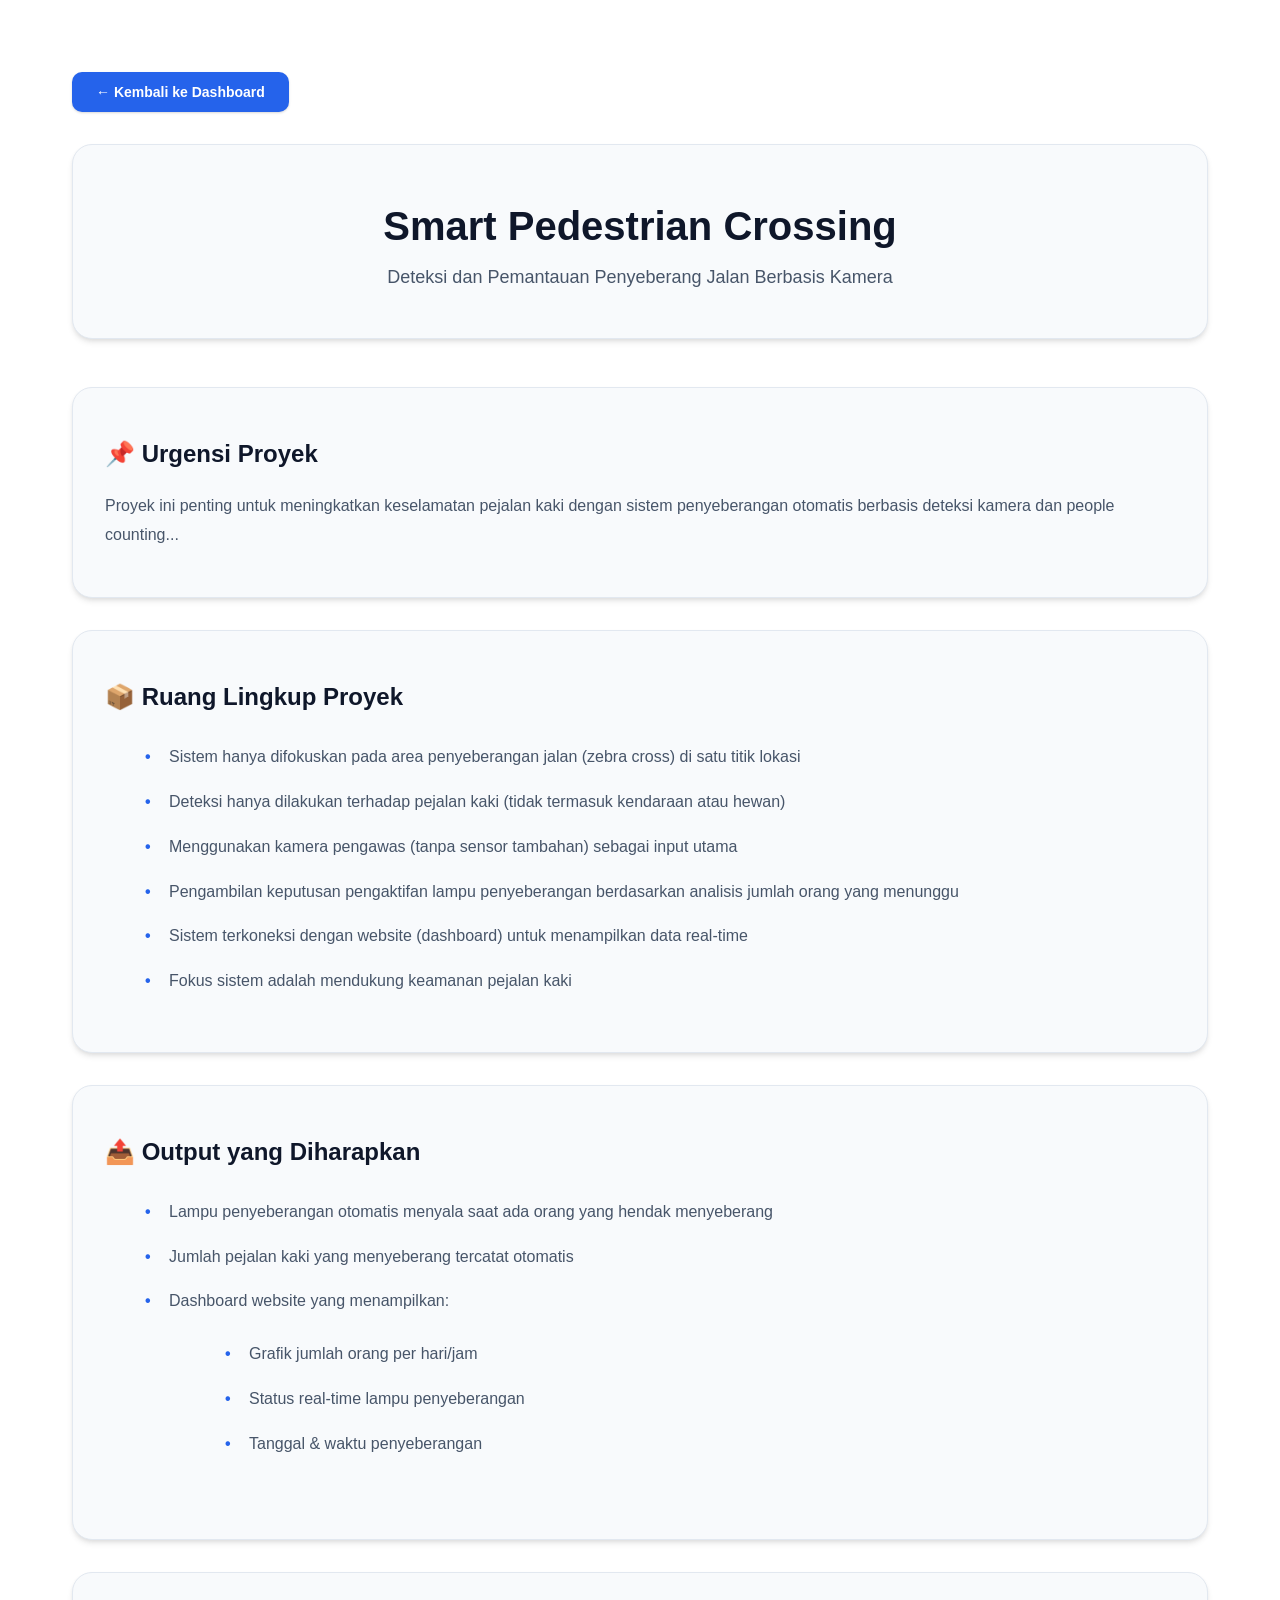
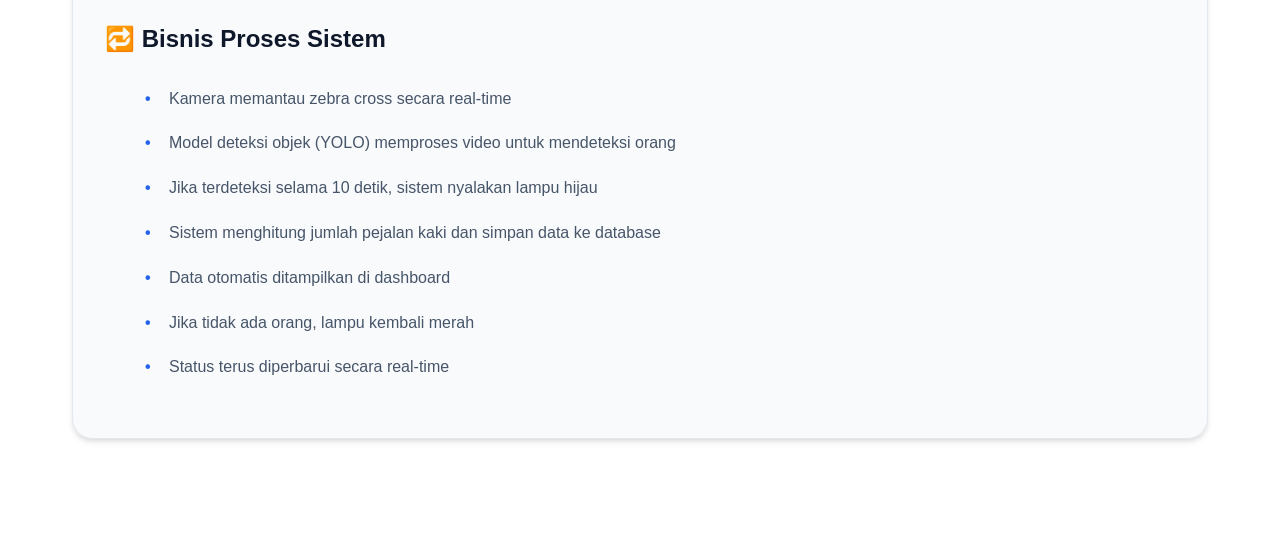
<file: templates/system_info.html>
<!DOCTYPE html>
<html lang="id">
<head>
  <meta charset="UTF-8" />
  <meta name="viewport" content="width=device-width, initial-scale=1.0" />
  <title>Informasi Sistem - Smart Pedestrian</title>
  <style>
    /* Disalin langsung dari dashboard.html: bagian system-info */
    :root {
      --primary-color: #2563eb;
      --primary-dark: #1d4ed8;
      --background-color: #ffffff;
      --surface-color: #f8fafc;
      --text-primary: #0f172a;
      --text-secondary: #475569;
      --border-color: #e2e8f0;
      --border-light: #f1f5f9;
      --shadow: 0 1px 3px 0 rgba(0, 0, 0, 0.1), 0 1px 2px 0 rgba(0, 0, 0, 0.06);
      --shadow-md: 0 4px 6px -1px rgba(0, 0, 0, 0.1), 0 2px 4px -1px rgba(0, 0, 0, 0.06);
    }

    body {
      font-family: 'Inter', sans-serif;
      background-color: var(--background-color);
      color: var(--text-primary);
      padding: 2rem;
    }

    .system-info-page {
      padding: 2rem;
      max-width: 1200px;
      margin: 0 auto;
    }

    .info-header {
      text-align: center;
      margin-bottom: 3rem;
      padding: 2rem;
      background: var(--surface-color);
      border-radius: 20px;
      border: 1px solid var(--border-color);
      box-shadow: var(--shadow-md);
    }

    .info-title {
      font-size: 2.5rem;
      font-weight: 800;
      margin-bottom: 1rem;
    }

    .info-subtitle {
      font-size: 1.125rem;
      font-weight: 500;
      color: var(--text-secondary);
    }

    .info-section {
      background: var(--surface-color);
      border-radius: 20px;
      padding: 2rem;
      margin-bottom: 2rem;
      border: 1px solid var(--border-color);
      box-shadow: var(--shadow-md);
    }

    .info-section-title {
      font-size: 1.5rem;
      font-weight: 700;
      margin-bottom: 1.5rem;
      display: flex;
      align-items: center;
      gap: 0.5rem;
    }

    .info-content {
      color: var(--text-secondary);
      line-height: 1.8;
      font-size: 1rem;
    }

    .info-list {
      list-style: none;
      margin: 1rem 0;
    }

    .info-list li {
      padding: 0.5rem 0;
      padding-left: 1.5rem;
      position: relative;
    }

    .info-list li::before {
      content: '•';
      color: var(--primary-color);
      font-weight: bold;
      position: absolute;
      left: 0;
    }

    .back-btn {
      background: var(--primary-color);
      color: white;
      border: none;
      padding: 0.75rem 1.5rem;
      border-radius: 10px;
      cursor: pointer;
      font-weight: 600;
      font-size: 0.875rem;
      transition: all 0.3s ease;
      box-shadow: var(--shadow);
      display: inline-flex;
      align-items: center;
      gap: 0.5rem;
      margin-bottom: 2rem;
      text-decoration: none;
    }

    .back-btn:hover {
      background: var(--primary-dark);
    }
  </style>
</head>
<body>
  <div class="system-info-page">
    <a href="\dashboard" class="back-btn">
      ← Kembali ke Dashboard
    </a>

    <div class="info-header">
      <h1 class="info-title">Smart Pedestrian Crossing</h1>
      <p class="info-subtitle">Deteksi dan Pemantauan Penyeberang Jalan Berbasis Kamera</p>
    </div>

    <div class="info-section">
      <h2 class="info-section-title">📌 Urgensi Proyek</h2>
      <div class="info-content">
        <p>Proyek ini penting untuk meningkatkan keselamatan pejalan kaki dengan sistem penyeberangan otomatis berbasis deteksi kamera dan people counting...</p>
      </div>
    </div>

    <div class="info-section">
      <h2 class="info-section-title">📦 Ruang Lingkup Proyek</h2>
      <div class="info-content">
        <ul class="info-list">
          <li>Sistem hanya difokuskan pada area penyeberangan jalan (zebra cross) di satu titik lokasi</li>
          <li>Deteksi hanya dilakukan terhadap pejalan kaki (tidak termasuk kendaraan atau hewan)</li>
          <li>Menggunakan kamera pengawas (tanpa sensor tambahan) sebagai input utama</li>
          <li>Pengambilan keputusan pengaktifan lampu penyeberangan berdasarkan analisis jumlah orang yang menunggu</li>
          <li>Sistem terkoneksi dengan website (dashboard) untuk menampilkan data real-time</li>
          <li>Fokus sistem adalah mendukung keamanan pejalan kaki</li>
        </ul>
      </div>
    </div>

    <div class="info-section">
      <h2 class="info-section-title">📤 Output yang Diharapkan</h2>
      <div class="info-content">
        <ul class="info-list">
          <li>Lampu penyeberangan otomatis menyala saat ada orang yang hendak menyeberang</li>
          <li>Jumlah pejalan kaki yang menyeberang tercatat otomatis</li>
          <li>
            Dashboard website yang menampilkan:
            <ul class="info-list" style="margin-left: 1rem">
              <li>Grafik jumlah orang per hari/jam</li>
              <li>Status real-time lampu penyeberangan</li>
              <li>Tanggal & waktu penyeberangan</li>
            </ul>
          </li>
        </ul>
      </div>
    </div>

    <div class="info-section">
      <h2 class="info-section-title">🔁 Bisnis Proses Sistem</h2>
      <div class="info-content">
        <ol class="info-list">
          <li>Kamera memantau zebra cross secara real-time</li>
          <li>Model deteksi objek (YOLO) memproses video untuk mendeteksi orang</li>
          <li>Jika terdeteksi selama 10 detik, sistem nyalakan lampu hijau</li>
          <li>Sistem menghitung jumlah pejalan kaki dan simpan data ke database</li>
          <li>Data otomatis ditampilkan di dashboard</li>
          <li>Jika tidak ada orang, lampu kembali merah</li>
          <li>Status terus diperbarui secara real-time</li>
        </ol>
      </div>
    </div>
  </div>
</body>
</html>
</file>
